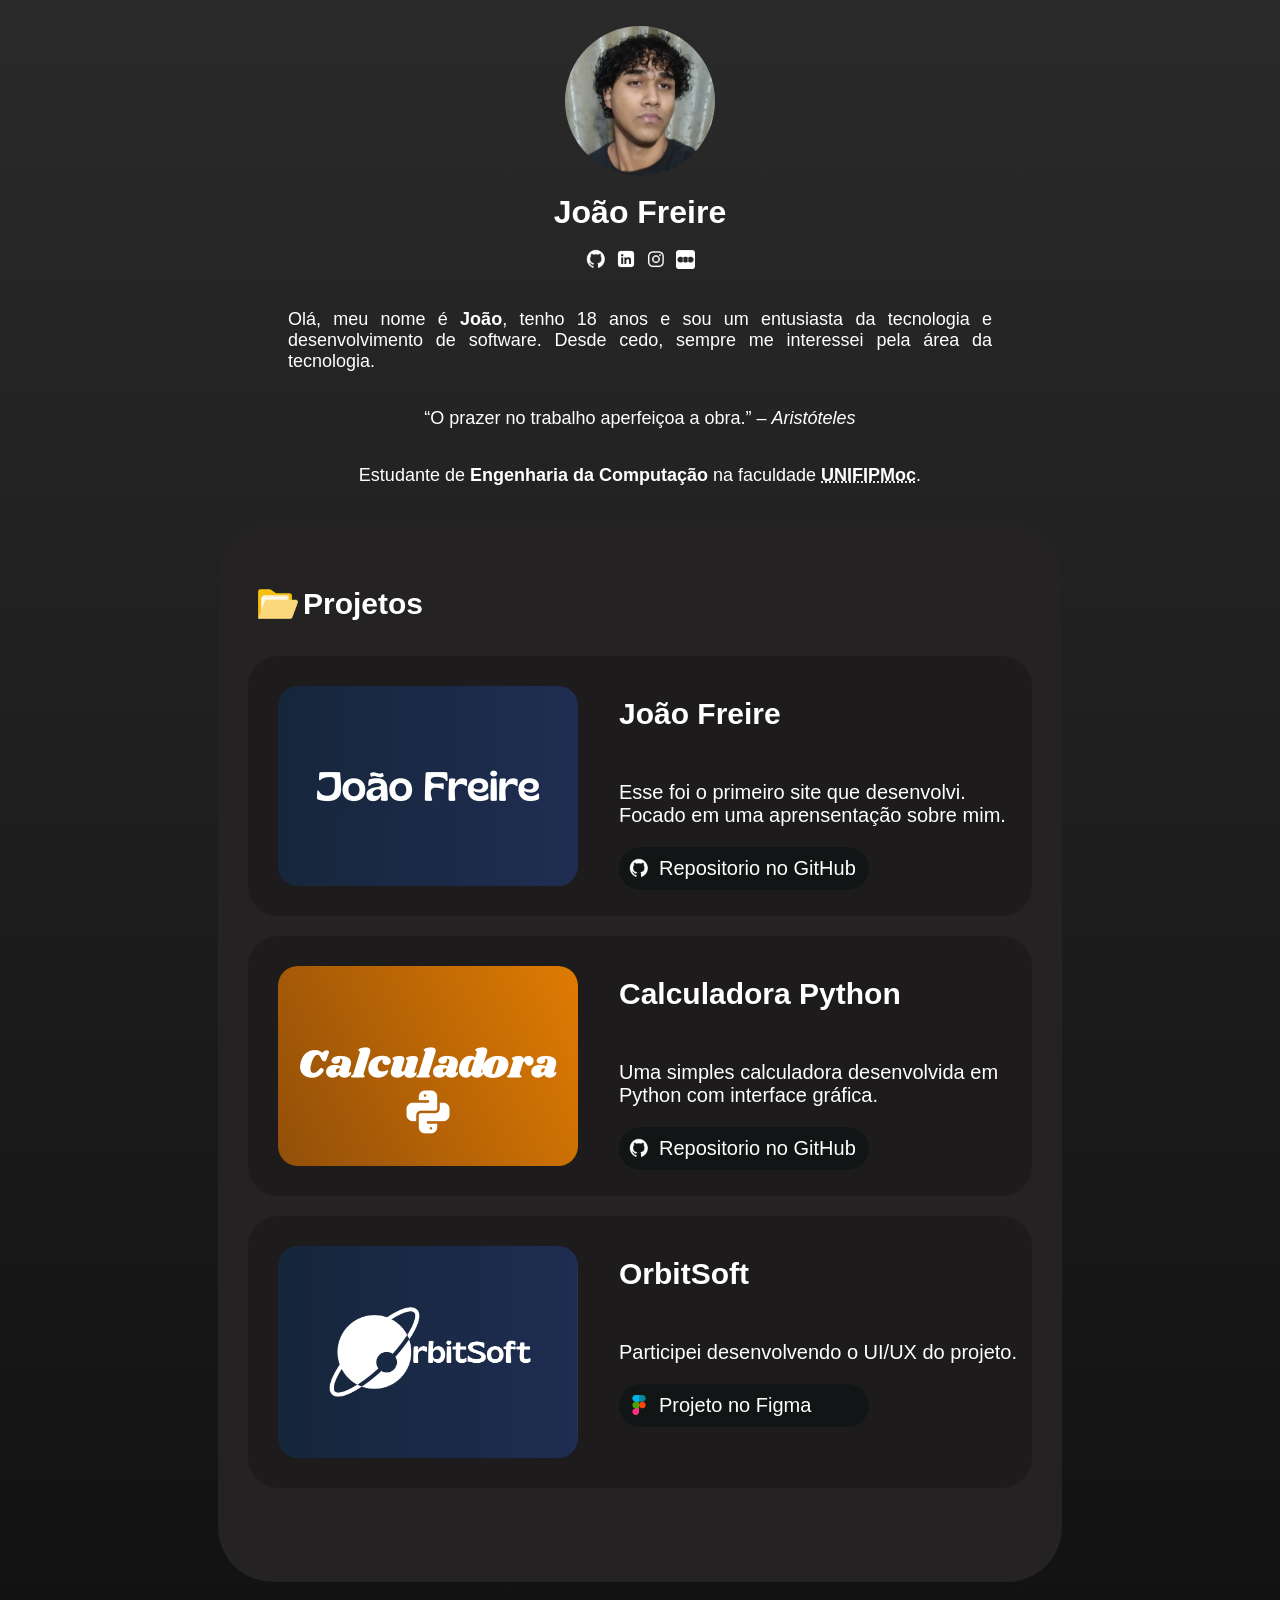
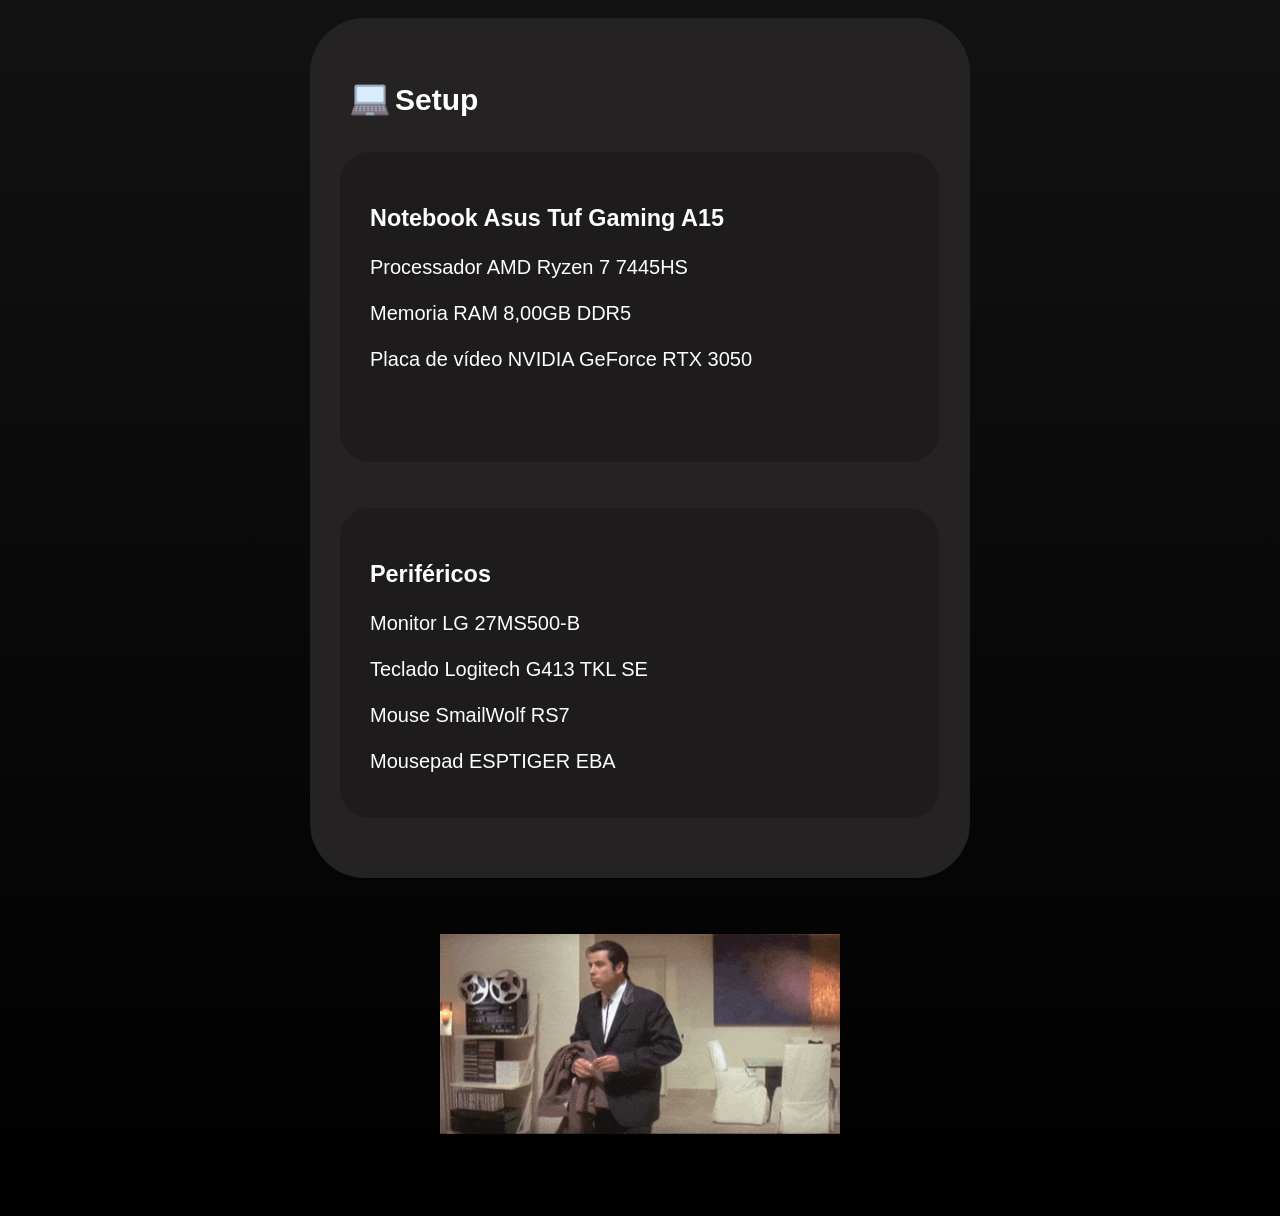
<file: Landing Page - João/index.html>
<!DOCTYPE html>
<html lang="pt-br">

<head>
    <meta charset="UTF-8">
    <meta name="viewport" content="width=device-width, initial-scale=1.0">
    <meta name="description" content="Landing page, João Freire.">
    <meta name="keywords" content="Vendas, Serviços, Programação, Informação, Tecnologia, Desenvolvimento ">
    <meta name="author" content="João Freire">
    <title>João Freire</title>
    <link rel="stylesheet" href="estilo.css">
    <link rel="shortcut icon" href="img/html.png" type="image/x-png" width="32" height="32">
</head>

<body>

    <br>

    <img id="foto-perfil" src="img/joao_fotodeperfil.JPG" alt="Foto de perfil" width="150" height="150">

    <br>

    <h1 id="titulo-principal">João Freire</h1>

    <br>

    <div id="redes-sociais">

        <a href="https://github.com/JoaoFreireDev" target="_blank" title="GitHub">
            <img src="img/github-logo.png" alt="GitHub" width="20" height="20">
        </a>

        <a href="https://www.linkedin.com/in/jo%C3%A3o-freire-ab338b3a9/" target="_blank" title="LinkedIn">
            <img src="img/linkendln_logo.PNG" alt="LinkedIn" width="20" height="20">
        </a>

        <a href="https://www.instagram.com/joao.ffreire/" target="_blank" title="Instagram">
            <img src="img/instagram_logo.png" alt="Instagram" width="20" height="20">
        </a>

        <a href="https://letterboxd.com/JoaoFFreire/" target="_blank" title="Letterboxd">
            <img src="img/letterboxdd.png" alt="Letterboxd" width="19" height="19">
        </a>


    </div>

    <br>

    <div id="inicio">

        <div id="apresentacao">
            <p>Olá, meu nome é <strong>João</strong>, tenho 18 anos e sou um entusiasta da tecnologia e
                desenvolvimento de software. Desde cedo, sempre me interessei pela área da tecnologia.</p>

            <div id="frase">

                <p><q>O prazer no trabalho aperfeiçoa a obra.</q> – <cite>Aristóteles</cite></p>

            </div>

            <div id="sobre-mim">

                <p>Estudante de <b>Engenharia da Computação</b> na faculdade <b><abbr
                            title="Afya Centro Universitário - Montes Claros">UNIFIPMoc</abbr></b>.</p>

            </div>

        </div>

    </div>

    <br>

    <main>

        <section id="Sobre">

            <div id="Tituloprojetos">

                <h2>Projetos</h2>
                <img src="img/folder.png" alt="Projetos" width="40" height="40">

            </div>


            <div class="container">
                <div class="projetos">
                    <div class="projeto">
                        <img src="img/joaofreire2.png" alt="Imagem do Projeto 1" width="300" height="200">
                    </div>
                    <div class="descricao">
                        <h3>João Freire</h3>
                        <p>Esse foi o primeiro site que desenvolvi. Focado em uma aprensentação sobre mim.</p>
                        <a href="https://github.com/JoaoFreireDev/JoaoFreire" target="_blank">
                            <img class="github-logo" src="img/github-logo.png" alt="GitHub">
                            Repositorio no GitHub
                        </a>
                    </div>
                </div>
                <div class="projetos">
                    <div class="projeto">
                        <img src="img/Calculadora.png" alt="Imagem do Projeto 1" width="300" height="200">
                    </div>
                    <div class="descricao">
                        <h3>Calculadora Python</h3>
                        <p>Uma simples calculadora desenvolvida em Python com interface gráfica.</p>
                        <a href="https://github.com/JoaoFreireDev/Calculadora-Python" target="_blank" title="GitHub">
                            <img class="github-logo" src="img/github-logo.png" alt="GitHub">
                            Repositorio no GitHub
                        </a>
                    </div>

                </div>
                <div class="projetos">
                    <div class="projeto">
                        <img src="img/OrbitSoft.png" alt="Imagem do Projeto 1" width="300" height="200">
                    </div>
                    <div class="descricao">
                        <h3>OrbitSoft</h3>
                        <p>Participei desenvolvendo o UI/UX do projeto.</p>
                        <a href="https://www.figma.com/site/2wSdjjYBwbJFSWXBYEez6E/OrbitSoft?node-id=0-1&t=rN4dTNf2BpFPfNiV-1"
                            target="_blank" title="Figma">
                            <img class="github-logo" src="img/figma.png" alt="Figma">
                            Projeto no Figma
                        </a>
                    </div>
                </div>
            </div>

        </section>

    </main>

    <br> <br>

    <div id="setup">

        <div id="titulosetup">

            <h2>Setup</h2>
            <img src="img/laptop.png" alt="Projetos" width="40" height="40">

        </div>

        <section id="sobresetup">
            
            <div class="notebook">
                <h3><b>Notebook </b>Asus Tuf Gaming A15</h3>

                <p>
                    Processador AMD Ryzen 7 7445HS<br><br>
                    Memoria RAM 8,00GB DDR5<br><br>
                    Placa de vídeo NVIDIA GeForce RTX 3050
                </p>
            </div>

            <br><br>

            <div class="notebook">
            <h3><b>Periféricos</b></h3>

                    <p> Monitor LG 27MS500-B<br><br>
                        Teclado Logitech G413 TKL SE<br><br>
                        Mouse SmailWolf RS7<br><br>
                        Mousepad ESPTIGER EBA<br><br>

                    </p>

            </div>

        </section>
        
    </div>

    <br><br>

    <div id="gif"> 
    <img src="img/vincent.gif" alt="Imagem do Projeto 1" width="400" height="200">
    </div>

    



</body>

</html>
</file>
<file: Landing Page - João/estilo.css>
#titulo-principal{
    margin: auto;
    display: flex;
    justify-content: center;
    color:rgb(255, 255, 255);
}

body{
    background-image: linear-gradient(to top, #000000, #2b2a2a);
    height: 2800px;
    color: white;
    font-family:"DM Sans", sans-serif, sans-serif;
    font-weight: 500;
    

}

#foto-perfil{
    margin: auto;
    display: flex;
     border-radius: 50%;
    
}

#redes-sociais {
    display: flex; 
    gap: 10px;
    align-items: center;
    justify-content: center;
    transition: 0.2s;
   
}

a{
    filter: invert(100%);
}

a:hover {
    filter: invert(0%);
    transition: 0.3s;
}

main{ 
    
   display: flex;
   align-items: center;
   justify-content: center;

}

#Sobre{
    
    background-color: #242222;
    text-align: left;
    align-items: center;
    justify-content: center;
    width: 49rem;
    height: 1000px;
    border-radius: 55px;
    padding: 30px;
    font-size: 20px;
}

#Tituloprojetos{
    display: flex;
    justify-content: left;
    color: #ffffff;
    padding: 10px;
    gap: 5px;
    align-items: center;
    flex-direction: row-reverse;

}

.projetos{
    display: flex;
    padding: 10px;
    text-align: left;
    align-items: flex-start;
    font-family:"DM Sans", sans-serif, sans-serif;
    background-color: #1d1b1b;
    border-radius: 30px;
    gap: 20px;
    margin-bottom: 20px;
}


.projeto{
    display: flex;
    flex-direction: row;       
    align-items: center;                       
    width: 100%;        
    padding: 10px;       
   
}

.projeto img {
    max-width: 600px;          
    width: 300px;
    height: auto;
    border-radius: 30px;
    padding: 10px;
}

.descricao{
    display: flex;
    flex-direction: column;    
    padding: 1px;
    color: #ffffff;
    font-family:"DM Sans", sans-serif, sans-serif;
    width: 1000px;
    height: 100px;
}

#sobre-mim{
    text-align: center;
}

#inicio{
    display: flex;
    justify-content: center;
    color: #ffffff;
    
}

#apresentacao{
    display: flex;
    flex-direction: column;
    font-size: 18px;
    text-align: justify;
    width: 44rem;
    font-family:"DM Sans", sans-serif, sans-serif;
  
}

form{
    display: flex;
    flex-direction: column;
    background-color: #1b1a1a;
    padding: 50px;
    height: 200px;
    border-radius: 20px;
    width: 1250px;
    justify-content: center;
    margin: 0 auto;
    gap: 20px;

 
}

#frase{
    text-align: center;
}

.github-logo {
    display: flex; 
    width: 20px;
    height: 20px;
    align-items: center;
    flex-direction: row-reverse;

}

.container-projetos {
    display: flex;
    flex-direction: column;


}

.descricao a {
    display: flex;
    align-items: center;
    gap: 10px;
    text-decoration: none;
    color: #000000;
    background-color: #edeaea;
    width: 230px;
    height: 100px;
    border-radius: 30px;
    padding: 10px;
    
}

.descricao h3 {
    font-size: 30px;
}

#setup {
    font-family:"DM Sans", sans-serif, sans-serif;
    background-color: #242222;
    color: #fff;
    width: 600px;
    height: 800px;
    border-radius: 55px;
    padding: 30px;
    font-size: 20px;
    margin: 0 auto;
}

#titulosetup {
    display: flex;
    justify-content: left;
    color: #ffffff;
    padding: 10px;
    gap: 5px;
    align-items: center;
    flex-direction: row-reverse;
}

.sobresetup {
    display: flex;
    flex-direction: column;
    align-items: center;
    justify-content: center;
    
}

.notebook {
    width: 49rem;
    border-radius: 30px;
    padding: 30px;
    font-size: 20px;
    background-color: #1d1b1b;
    width: 539px;
    height: 250px;
}

#gif {
    display: flex;
    justify-content: center;
    align-items: center;
    margin-top: 20px;

}
</file>
